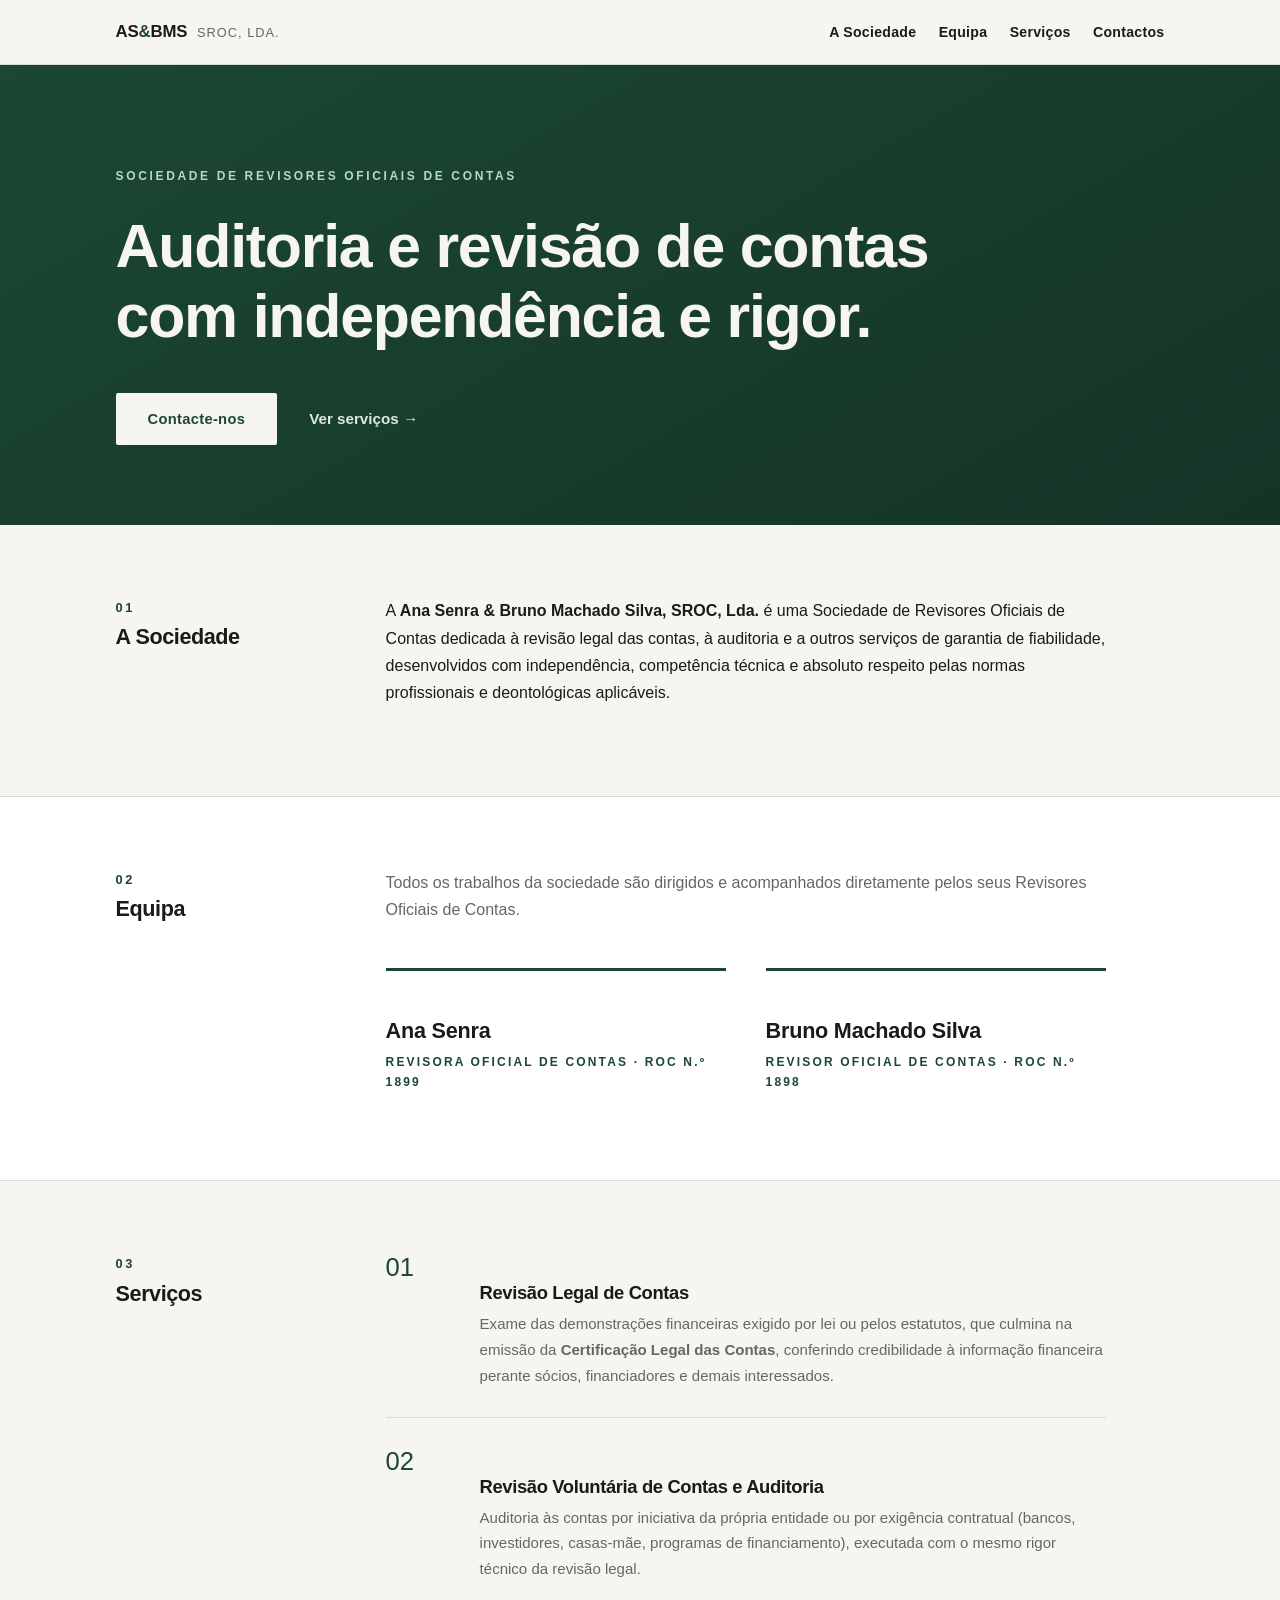
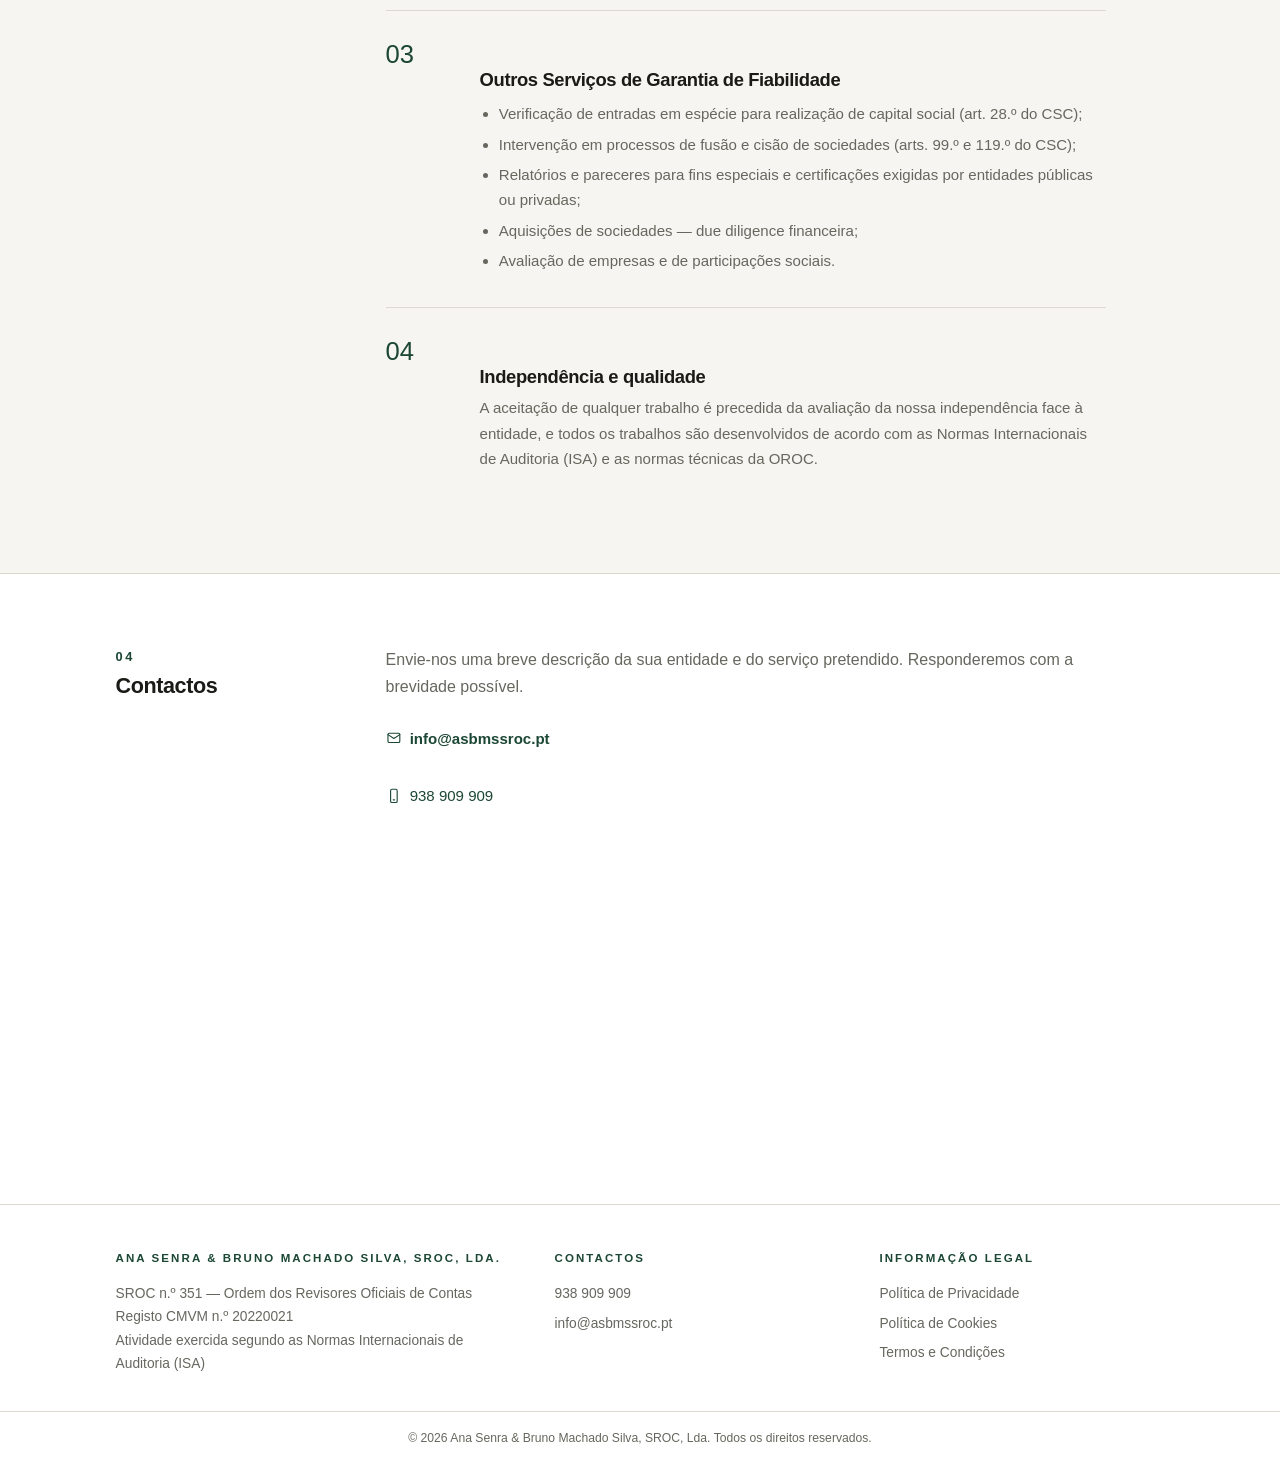
<file: index.html>
<!DOCTYPE html>
<html lang="pt-PT">
<head>
<meta charset="UTF-8">
<meta name="viewport" content="width=device-width, initial-scale=1.0">
<title>Ana Senra &amp; Bruno Machado Silva, SROC, Lda. — Revisores Oficiais de Contas</title>
<meta name="description" content="Sociedade de Revisores Oficiais de Contas. Revisão Legal de Contas, auditoria e outros serviços de garantia de fiabilidade. SROC n.º 351 · Registo CMVM n.º 20220021.">
<link rel="canonical" href="https://asbmssroc.pt/">
<link rel="icon" type="image/svg+xml" href="favicon.svg">

<!-- Open Graph / partilha em redes sociais -->
<meta property="og:type" content="website">
<meta property="og:locale" content="pt_PT">
<meta property="og:site_name" content="Ana Senra & Bruno Machado Silva, SROC, Lda.">
<meta property="og:title" content="Ana Senra & Bruno Machado Silva, SROC, Lda. — Revisores Oficiais de Contas">
<meta property="og:description" content="Revisão Legal de Contas, auditoria e outros serviços de garantia de fiabilidade. SROC n.º 351 · Registo CMVM n.º 20220021.">
<meta property="og:url" content="https://asbmssroc.pt/">
<meta property="og:image" content="https://asbmssroc.pt/og-image.png">
<meta name="twitter:card" content="summary_large_image">
<meta name="twitter:title" content="Ana Senra & Bruno Machado Silva, SROC, Lda.">
<meta name="twitter:description" content="Revisão Legal de Contas, auditoria e outros serviços de garantia de fiabilidade.">
<meta name="twitter:image" content="https://asbmssroc.pt/og-image.png">

<!-- Dados estruturados (Schema.org) -->
<script type="application/ld+json">
{
  "@context": "https://schema.org",
  "@type": "AccountingService",
  "name": "Ana Senra & Bruno Machado Silva, SROC, Lda.",
  "description": "Sociedade de Revisores Oficiais de Contas. Revisão Legal de Contas, auditoria e outros serviços de garantia de fiabilidade.",
  "url": "https://asbmssroc.pt/",
  "email": "info@asbmssroc.pt",
  "telephone": "+351938909909",
  "image": "https://asbmssroc.pt/og-image.png",
  "address": {
    "@type": "PostalAddress",
    "streetAddress": "Rua Helena Vieira da Silva, n.º 374, Entrada 8, 3.º Dt.º",
    "postalCode": "4450-590",
    "addressLocality": "Leça da Palmeira",
    "addressRegion": "Matosinhos",
    "addressCountry": "PT"
  },
  "areaServed": "PT",
  "knowsLanguage": "pt-PT"
}
</script>

<link rel="stylesheet" href="css/style.css">
</head>
<body>

<header class="site-header">
  <div class="container header-inner">
    <a class="brand" href="index.html">AS<span class="amp">&amp;</span>BMS<span class="tag">SROC, LDA.</span></a>
    <nav class="site-nav">
      <a href="#sociedade">A Sociedade</a>
      <a href="#equipa">Equipa</a>
      <a href="#servicos">Serviços</a>
      <a href="#contactos">Contactos</a>
    </nav>
  </div>
</header>

<section class="hero">
  <div class="container">
    <span class="eyebrow">Sociedade de Revisores Oficiais de Contas</span>
    <h1>Auditoria e revisão de contas com independência e rigor.</h1>
    <div class="actions">
      <a class="btn" href="#contactos">Contacte-nos</a>
      <a class="link-arrow" href="#servicos">Ver serviços</a>
    </div>
  </div>
</section>

<section class="sec" id="sociedade">
  <div class="container sec-grid">
    <div class="sec-label">
      <span class="num">01</span>
      <h2>A Sociedade</h2>
    </div>
    <div class="sec-body">
      <p>A <strong>Ana Senra &amp; Bruno Machado Silva, SROC, Lda.</strong> é uma Sociedade de Revisores Oficiais de Contas dedicada à revisão legal das contas, à auditoria e a outros serviços de garantia de fiabilidade, desenvolvidos com independência, competência técnica e absoluto respeito pelas normas profissionais e deontológicas aplicáveis.</p>    </div>
  </div>
</section>

<section class="sec tint" id="equipa">
  <div class="container sec-grid">
    <div class="sec-label">
      <span class="num">02</span>
      <h2>Equipa</h2>
    </div>
    <div class="sec-body">
      <p class="soft">Todos os trabalhos da sociedade são dirigidos e acompanhados diretamente pelos seus Revisores Oficiais de Contas.</p>
      <br>
      <div class="people">
        <div class="person">
          <h3>Ana Senra</h3>
          <div class="role">Revisora Oficial de Contas · ROC n.º 1899</div>        </div>
        <div class="person">
          <h3>Bruno Machado Silva</h3>
          <div class="role">Revisor Oficial de Contas · ROC n.º 1898</div>        </div>
      </div>
    </div>
  </div>
</section>

<section class="sec" id="servicos">
  <div class="container sec-grid">
    <div class="sec-label">
      <span class="num">03</span>
      <h2>Serviços</h2>
    </div>
    <div class="sec-body">
      <div class="service">
        <div class="s-num">01</div>
        <div>
          <h3>Revisão Legal de Contas</h3>
          <p>Exame das demonstrações financeiras exigido por lei ou pelos estatutos, que culmina na emissão da <strong>Certificação Legal das Contas</strong>, conferindo credibilidade à informação financeira perante sócios, financiadores e demais interessados.</p>
        </div>
      </div>
      <div class="service">
        <div class="s-num">02</div>
        <div>
          <h3>Revisão Voluntária de Contas e Auditoria</h3>
          <p>Auditoria às contas por iniciativa da própria entidade ou por exigência contratual (bancos, investidores, casas-mãe, programas de financiamento), executada com o mesmo rigor técnico da revisão legal.</p>
        </div>
      </div>
      <div class="service">
        <div class="s-num">03</div>
        <div>
          <h3>Outros Serviços de Garantia de Fiabilidade</h3>
          <ul>
            <li>Verificação de entradas em espécie para realização de capital social (art. 28.º do CSC);</li>
            <li>Intervenção em processos de fusão e cisão de sociedades (arts. 99.º e 119.º do CSC);</li>
            <li>Relatórios e pareceres para fins especiais e certificações exigidas por entidades públicas ou privadas;</li>
            <li>Aquisições de sociedades — due diligence financeira;</li>
            <li>Avaliação de empresas e de participações sociais.</li>
          </ul>
        </div>
      </div>
      <div class="service">
        <div class="s-num">04</div>
        <div>
          <h3>Independência e qualidade</h3>
          <p>A aceitação de qualquer trabalho é precedida da avaliação da nossa independência face à entidade, e todos os trabalhos são desenvolvidos de acordo com as Normas Internacionais de Auditoria (ISA) e as normas técnicas da OROC.</p>
        </div>
      </div>
    </div>
  </div>
</section>

<section class="sec tint" id="contactos">
  <div class="container sec-grid">
    <div class="sec-label">
      <span class="num">04</span>
      <h2>Contactos</h2>
    </div>
    <div class="sec-body">
      <p class="soft">Envie-nos uma breve descrição da sua entidade e do serviço pretendido. Responderemos com a brevidade possível.</p>
      <a class="contact-email" href="mailto:info@asbmssroc.pt">
        <svg class="ico" viewBox="0 0 24 24" aria-hidden="true"><rect x="3" y="5" width="18" height="14" rx="2"/><path d="m3 7 9 6 9-6"/></svg>info@asbmssroc.pt</a>
      <div class="contact-details">
        <div class="item">
          <a href="tel:+351938909909">
            <svg class="ico" viewBox="0 0 24 24" aria-hidden="true"><rect x="7" y="2" width="10" height="20" rx="2"/><line x1="11" y1="18" x2="13" y2="18"/></svg>938 909 909</a>
        </div>
      </div>
    </div>
  </div>
</section>

<footer class="site-footer">
  <div class="footer-grid">
    <div>
      <h4>Ana Senra &amp; Bruno Machado Silva, SROC, Lda.</h4>
      <p>SROC n.º 351 — Ordem dos Revisores Oficiais de Contas<br>
      Registo CMVM n.º 20220021<br>
      Atividade exercida segundo as Normas Internacionais de Auditoria (ISA)</p>
    </div>
    <div>
      <h4>Contactos</h4>
      <ul>
        <li><a href="tel:+351938909909">938 909 909</a></li>
        <li><a href="mailto:info@asbmssroc.pt">info@asbmssroc.pt</a></li>
      </ul>
    </div>
    <div>
      <h4>Informação legal</h4>
      <ul>
        <li><a href="privacidade.html">Política de Privacidade</a></li>
        <li><a href="cookies.html">Política de Cookies</a></li>
        <li><a href="termos.html">Termos e Condições</a></li>      </ul>
    </div>
  </div>
  <div class="footer-bottom">© <span id="year"></span> Ana Senra &amp; Bruno Machado Silva, SROC, Lda. Todos os direitos reservados.</div>
</footer>

<script src="js/main.js"></script>
</body>
</html>
</file>
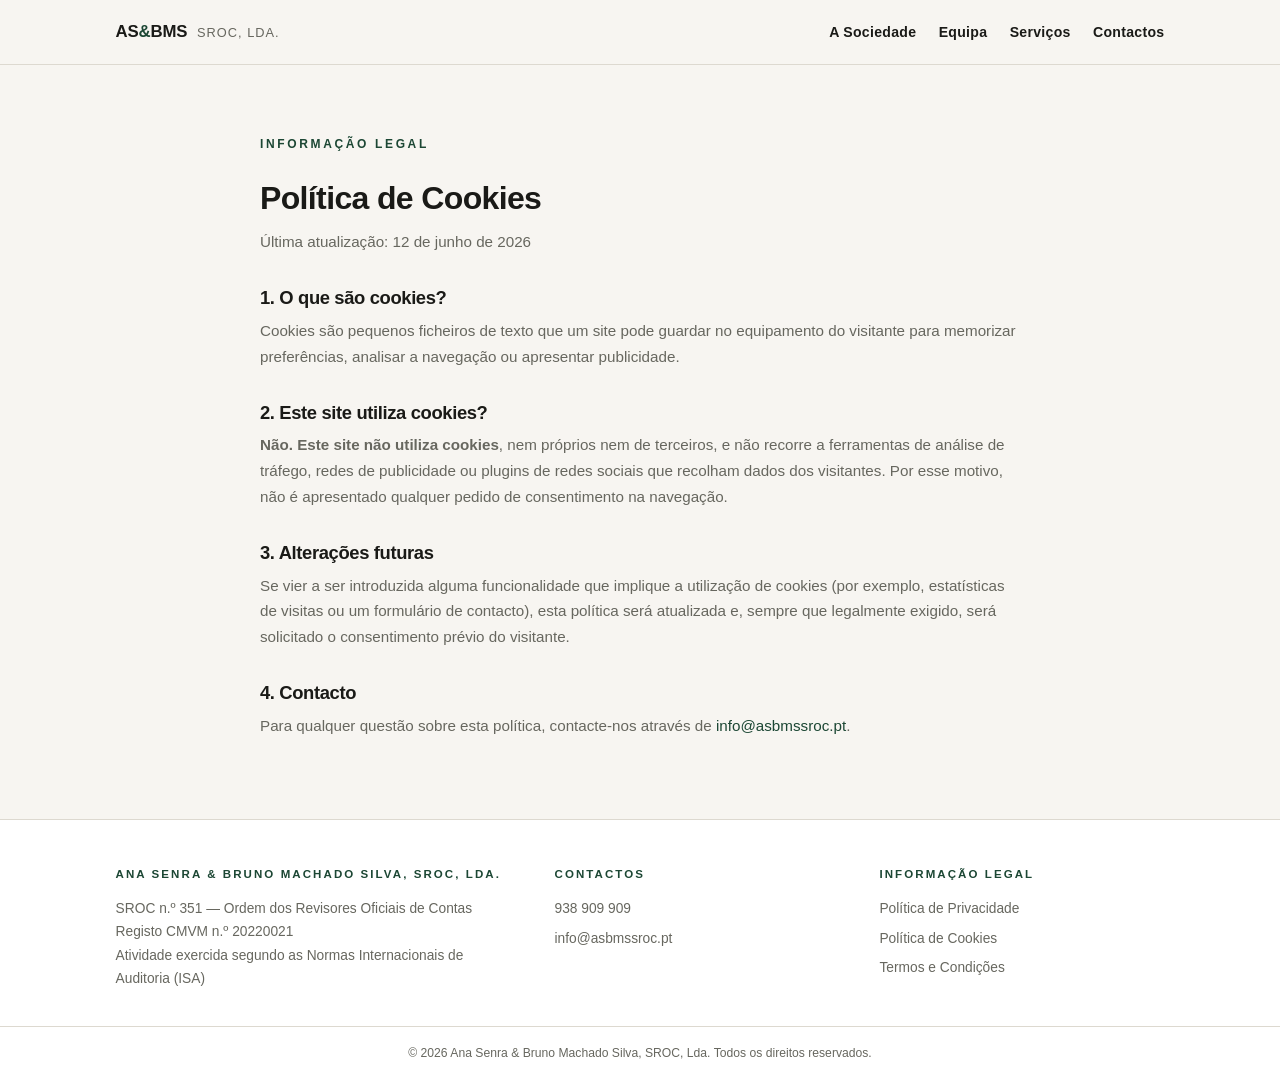
<file: cookies.html>
<!DOCTYPE html>
<html lang="pt-PT">
<head>
<meta charset="UTF-8">
<meta name="viewport" content="width=device-width, initial-scale=1.0">
<title>Política de Cookies — Ana Senra &amp; Bruno Machado Silva, SROC, Lda.</title>
<meta name="description" content="Política de Cookies do site asbmssroc.pt.">
<meta name="robots" content="noindex">
<link rel="icon" type="image/svg+xml" href="favicon.svg">
<link rel="stylesheet" href="css/style.css">
</head>
<body>

<header class="site-header">
  <div class="container header-inner">
    <a class="brand" href="index.html">AS<span class="amp">&amp;</span>BMS<span class="tag">SROC, LDA.</span></a>
    <nav class="site-nav">
      <a href="index.html#sociedade">A Sociedade</a>
      <a href="index.html#equipa">Equipa</a>
      <a href="index.html#servicos">Serviços</a>
      <a href="index.html#contactos">Contactos</a>
    </nav>
  </div>
</header>

<section class="container prose">
  <span class="eyebrow">Informação legal</span>
  <h1>Política de Cookies</h1>
  <p>Última atualização: 12 de junho de 2026</p>

  <h2>1. O que são cookies?</h2>
  <p>Cookies são pequenos ficheiros de texto que um site pode guardar no equipamento do visitante para memorizar preferências, analisar a navegação ou apresentar publicidade.</p>

  <h2>2. Este site utiliza cookies?</h2>
  <p><strong>Não. Este site não utiliza cookies</strong>, nem próprios nem de terceiros, e não recorre a ferramentas de análise de tráfego, redes de publicidade ou plugins de redes sociais que recolham dados dos visitantes. Por esse motivo, não é apresentado qualquer pedido de consentimento na navegação.</p>

  <h2>3. Alterações futuras</h2>
  <p>Se vier a ser introduzida alguma funcionalidade que implique a utilização de cookies (por exemplo, estatísticas de visitas ou um formulário de contacto), esta política será atualizada e, sempre que legalmente exigido, será solicitado o consentimento prévio do visitante.</p>

  <h2>4. Contacto</h2>
  <p>Para qualquer questão sobre esta política, contacte-nos através de <a href="mailto:info@asbmssroc.pt">info@asbmssroc.pt</a>.</p>
</section>

<footer class="site-footer">
  <div class="footer-grid">
    <div>
      <h4>Ana Senra &amp; Bruno Machado Silva, SROC, Lda.</h4>
      <p>SROC n.º 351 — Ordem dos Revisores Oficiais de Contas<br>
      Registo CMVM n.º 20220021<br>
      Atividade exercida segundo as Normas Internacionais de Auditoria (ISA)</p>
    </div>
    <div>
      <h4>Contactos</h4>
      <ul>
        <li><a href="tel:+351938909909">938 909 909</a></li>
        <li><a href="mailto:info@asbmssroc.pt">info@asbmssroc.pt</a></li>
      </ul>
    </div>
    <div>
      <h4>Informação legal</h4>
      <ul>
        <li><a href="privacidade.html">Política de Privacidade</a></li>
        <li><a href="cookies.html">Política de Cookies</a></li>
        <li><a href="termos.html">Termos e Condições</a></li>      </ul>
    </div>
  </div>
  <div class="footer-bottom">© <span id="year"></span> Ana Senra &amp; Bruno Machado Silva, SROC, Lda. Todos os direitos reservados.</div>
</footer>

<script src="js/main.js"></script>
</body>
</html>
</file>
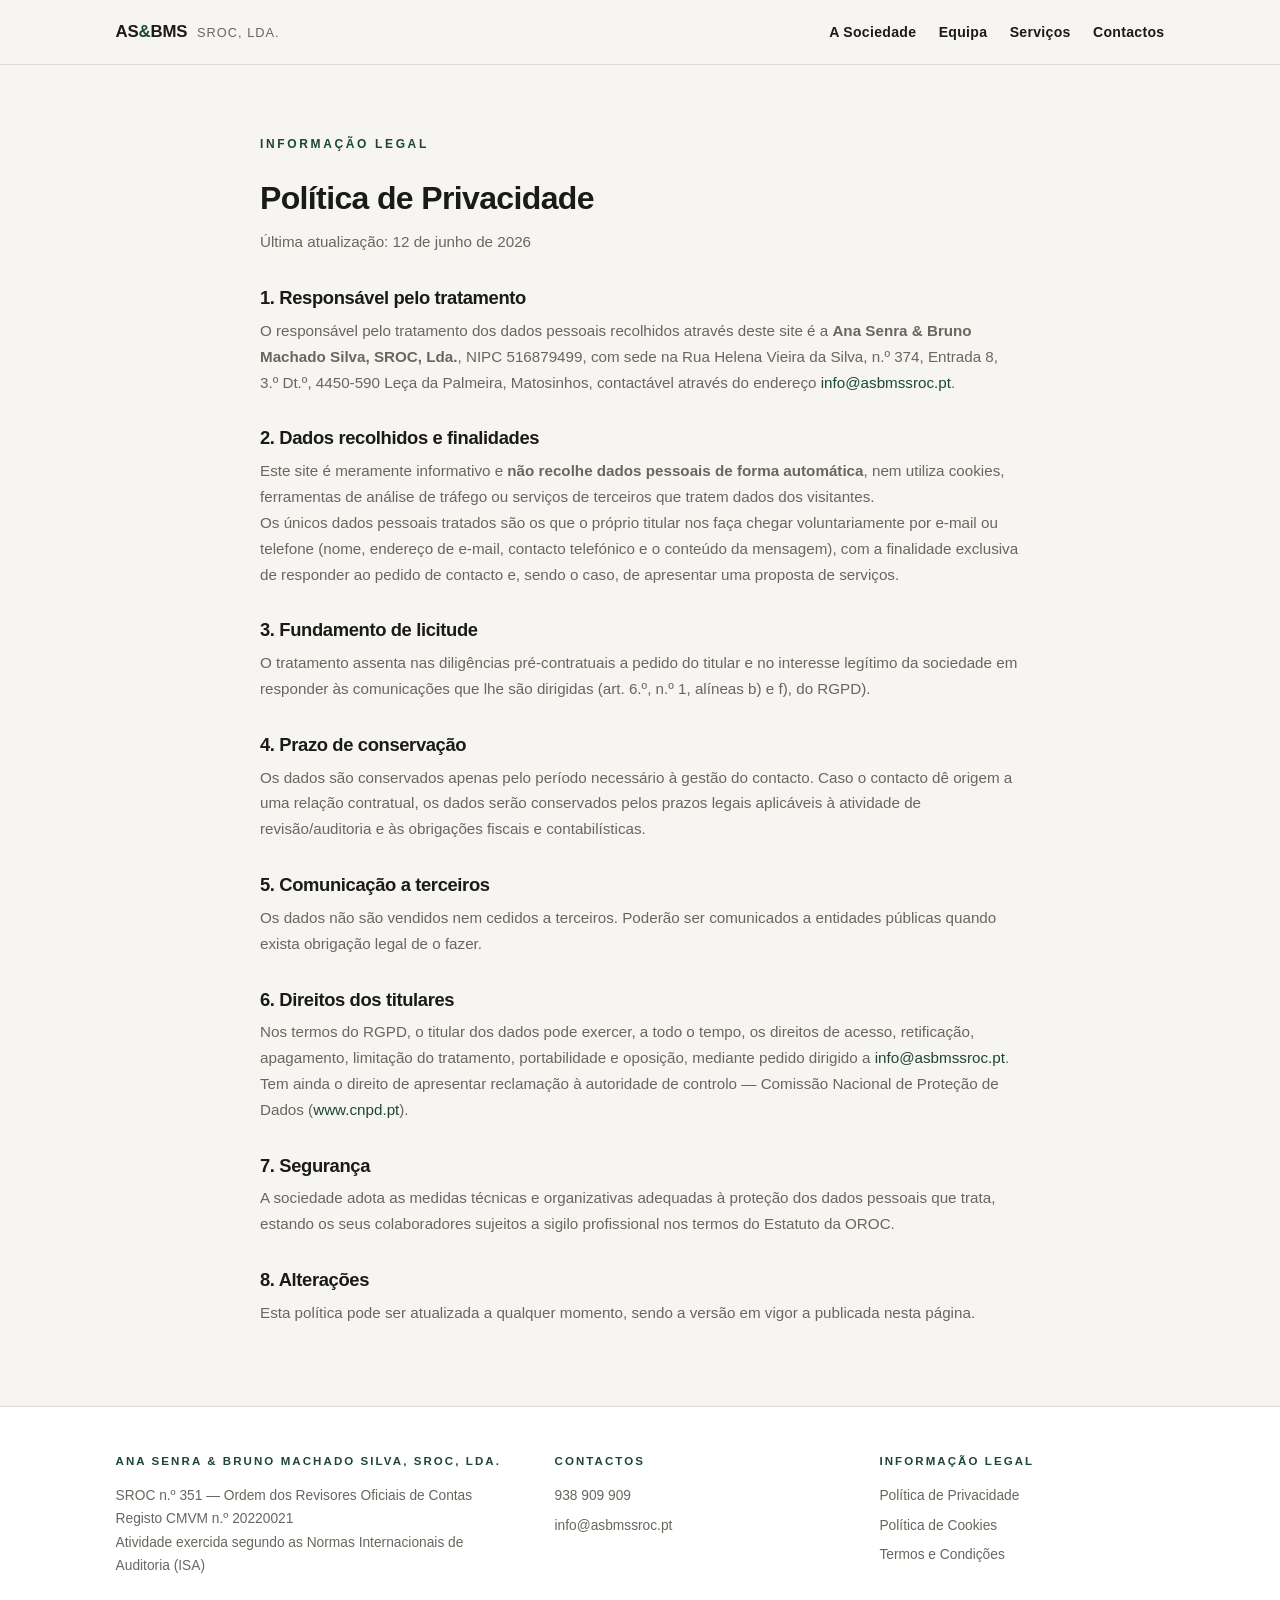
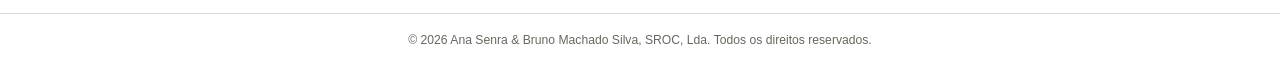
<file: privacidade.html>
<!DOCTYPE html>
<html lang="pt-PT">
<head>
<meta charset="UTF-8">
<meta name="viewport" content="width=device-width, initial-scale=1.0">
<title>Política de Privacidade — Ana Senra &amp; Bruno Machado Silva, SROC, Lda.</title>
<meta name="description" content="Política de Privacidade do site asbmssroc.pt.">
<meta name="robots" content="noindex">
<link rel="icon" type="image/svg+xml" href="favicon.svg">
<link rel="stylesheet" href="css/style.css">
</head>
<body>

<header class="site-header">
  <div class="container header-inner">
    <a class="brand" href="index.html">AS<span class="amp">&amp;</span>BMS<span class="tag">SROC, LDA.</span></a>
    <nav class="site-nav">
      <a href="index.html#sociedade">A Sociedade</a>
      <a href="index.html#equipa">Equipa</a>
      <a href="index.html#servicos">Serviços</a>
      <a href="index.html#contactos">Contactos</a>
    </nav>
  </div>
</header>

<section class="container prose">
  <span class="eyebrow">Informação legal</span>
  <h1>Política de Privacidade</h1>
  <p>Última atualização: 12 de junho de 2026</p>

  <h2>1. Responsável pelo tratamento</h2>
  <p>O responsável pelo tratamento dos dados pessoais recolhidos através deste site é a <strong>Ana Senra &amp; Bruno Machado Silva, SROC, Lda.</strong>, NIPC 516879499, com sede na Rua Helena Vieira da Silva, n.º 374, Entrada 8, 3.º Dt.º, 4450-590 Leça da Palmeira, Matosinhos, contactável através do endereço <a href="mailto:info@asbmssroc.pt">info@asbmssroc.pt</a>.</p>

  <h2>2. Dados recolhidos e finalidades</h2>
  <p>Este site é meramente informativo e <strong>não recolhe dados pessoais de forma automática</strong>, nem utiliza cookies, ferramentas de análise de tráfego ou serviços de terceiros que tratem dados dos visitantes.</p>
  <p>Os únicos dados pessoais tratados são os que o próprio titular nos faça chegar voluntariamente por e-mail ou telefone (nome, endereço de e-mail, contacto telefónico e o conteúdo da mensagem), com a finalidade exclusiva de responder ao pedido de contacto e, sendo o caso, de apresentar uma proposta de serviços.</p>

  <h2>3. Fundamento de licitude</h2>
  <p>O tratamento assenta nas diligências pré-contratuais a pedido do titular e no interesse legítimo da sociedade em responder às comunicações que lhe são dirigidas (art. 6.º, n.º 1, alíneas b) e f), do RGPD).</p>

  <h2>4. Prazo de conservação</h2>
  <p>Os dados são conservados apenas pelo período necessário à gestão do contacto. Caso o contacto dê origem a uma relação contratual, os dados serão conservados pelos prazos legais aplicáveis à atividade de revisão/auditoria e às obrigações fiscais e contabilísticas.</p>

  <h2>5. Comunicação a terceiros</h2>
  <p>Os dados não são vendidos nem cedidos a terceiros. Poderão ser comunicados a entidades públicas quando exista obrigação legal de o fazer.</p>

  <h2>6. Direitos dos titulares</h2>
  <p>Nos termos do RGPD, o titular dos dados pode exercer, a todo o tempo, os direitos de acesso, retificação, apagamento, limitação do tratamento, portabilidade e oposição, mediante pedido dirigido a <a href="mailto:info@asbmssroc.pt">info@asbmssroc.pt</a>.</p>
  <p>Tem ainda o direito de apresentar reclamação à autoridade de controlo — Comissão Nacional de Proteção de Dados (<a href="https://www.cnpd.pt" target="_blank" rel="noopener">www.cnpd.pt</a>).</p>

  <h2>7. Segurança</h2>
  <p>A sociedade adota as medidas técnicas e organizativas adequadas à proteção dos dados pessoais que trata, estando os seus colaboradores sujeitos a sigilo profissional nos termos do Estatuto da OROC.</p>

  <h2>8. Alterações</h2>
  <p>Esta política pode ser atualizada a qualquer momento, sendo a versão em vigor a publicada nesta página.</p>
</section>

<footer class="site-footer">
  <div class="footer-grid">
    <div>
      <h4>Ana Senra &amp; Bruno Machado Silva, SROC, Lda.</h4>
      <p>SROC n.º 351 — Ordem dos Revisores Oficiais de Contas<br>
      Registo CMVM n.º 20220021<br>
      Atividade exercida segundo as Normas Internacionais de Auditoria (ISA)</p>
    </div>
    <div>
      <h4>Contactos</h4>
      <ul>
        <li><a href="tel:+351938909909">938 909 909</a></li>
        <li><a href="mailto:info@asbmssroc.pt">info@asbmssroc.pt</a></li>
      </ul>
    </div>
    <div>
      <h4>Informação legal</h4>
      <ul>
        <li><a href="privacidade.html">Política de Privacidade</a></li>
        <li><a href="cookies.html">Política de Cookies</a></li>
        <li><a href="termos.html">Termos e Condições</a></li>      </ul>
    </div>
  </div>
  <div class="footer-bottom">© <span id="year"></span> Ana Senra &amp; Bruno Machado Silva, SROC, Lda. Todos os direitos reservados.</div>
</footer>

<script src="js/main.js"></script>
</body>
</html>
</file>
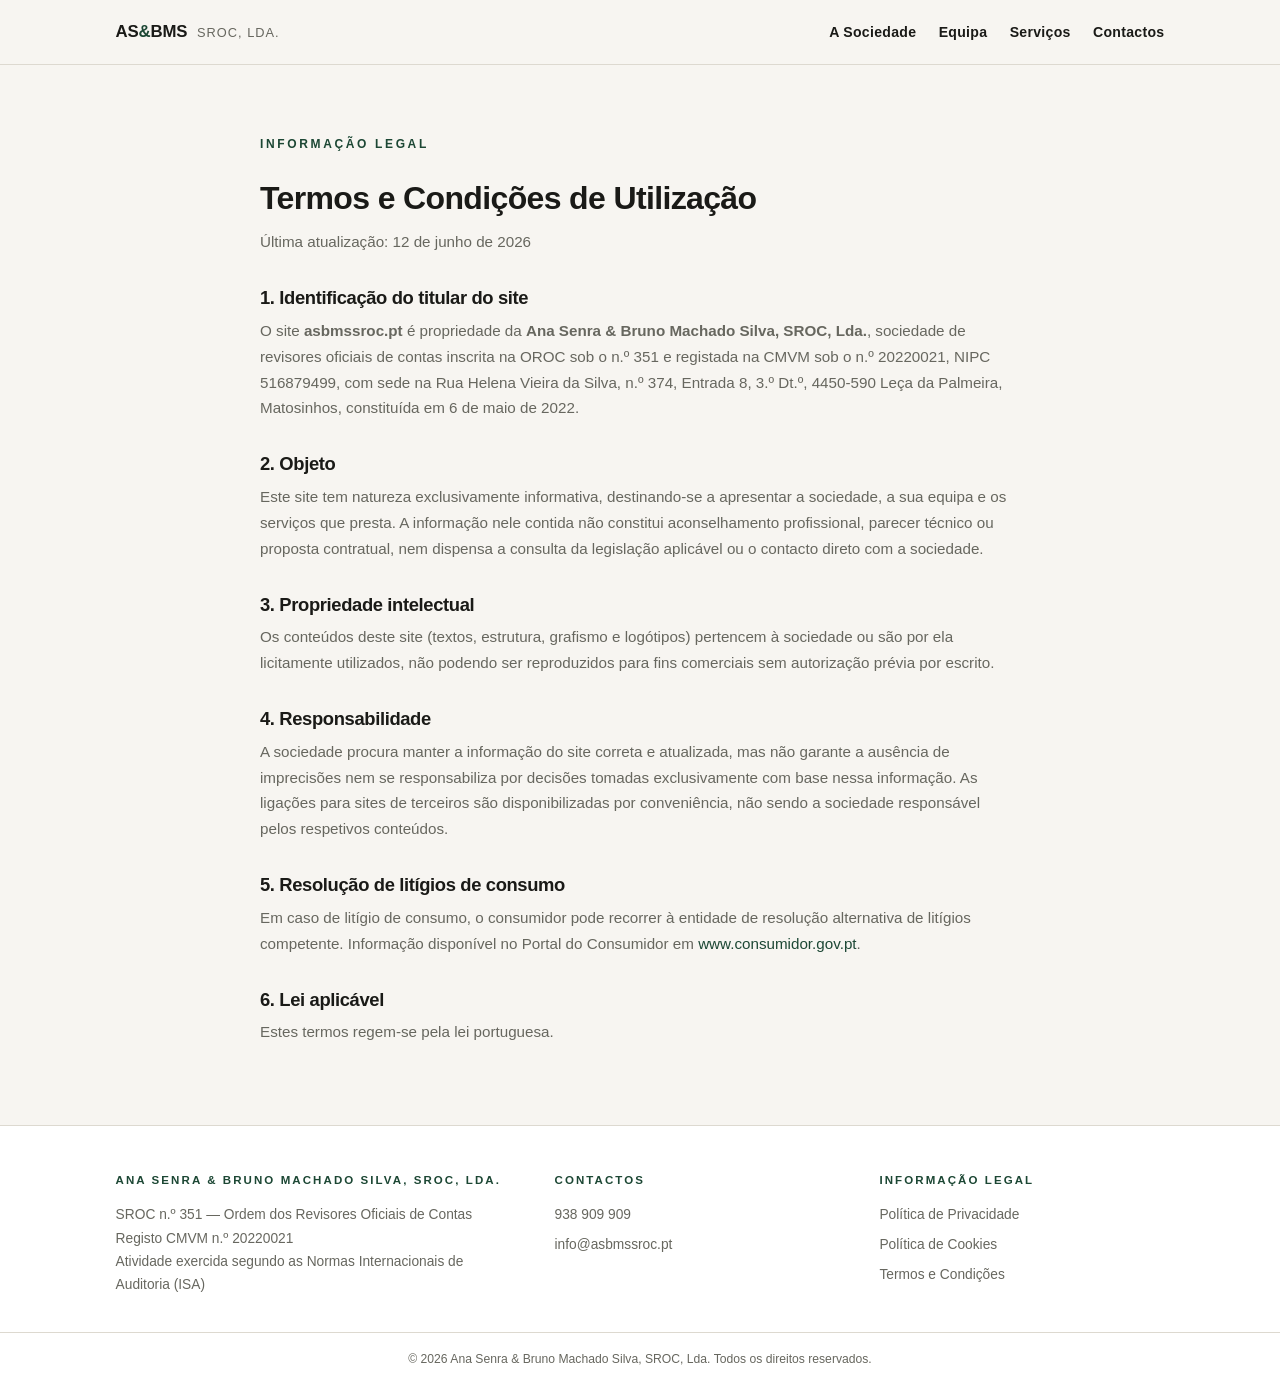
<file: termos.html>
<!DOCTYPE html>
<html lang="pt-PT">
<head>
<meta charset="UTF-8">
<meta name="viewport" content="width=device-width, initial-scale=1.0">
<title>Termos e Condições — Ana Senra &amp; Bruno Machado Silva, SROC, Lda.</title>
<meta name="description" content="Termos e Condições de utilização do site asbmssroc.pt.">
<meta name="robots" content="noindex">
<link rel="icon" type="image/svg+xml" href="favicon.svg">
<link rel="stylesheet" href="css/style.css">
</head>
<body>

<header class="site-header">
  <div class="container header-inner">
    <a class="brand" href="index.html">AS<span class="amp">&amp;</span>BMS<span class="tag">SROC, LDA.</span></a>
    <nav class="site-nav">
      <a href="index.html#sociedade">A Sociedade</a>
      <a href="index.html#equipa">Equipa</a>
      <a href="index.html#servicos">Serviços</a>
      <a href="index.html#contactos">Contactos</a>
    </nav>
  </div>
</header>

<section class="container prose">
  <span class="eyebrow">Informação legal</span>
  <h1>Termos e Condições de Utilização</h1>
  <p>Última atualização: 12 de junho de 2026</p>

  <h2>1. Identificação do titular do site</h2>
  <p>O site <strong>asbmssroc.pt</strong> é propriedade da <strong>Ana Senra &amp; Bruno Machado Silva, SROC, Lda.</strong>, sociedade de revisores oficiais de contas inscrita na OROC sob o n.º 351 e registada na CMVM sob o n.º 20220021, NIPC 516879499, com sede na Rua Helena Vieira da Silva, n.º 374, Entrada 8, 3.º Dt.º, 4450-590 Leça da Palmeira, Matosinhos, constituída em 6 de maio de 2022.</p>

  <h2>2. Objeto</h2>
  <p>Este site tem natureza exclusivamente informativa, destinando-se a apresentar a sociedade, a sua equipa e os serviços que presta. A informação nele contida não constitui aconselhamento profissional, parecer técnico ou proposta contratual, nem dispensa a consulta da legislação aplicável ou o contacto direto com a sociedade.</p>

  <h2>3. Propriedade intelectual</h2>
  <p>Os conteúdos deste site (textos, estrutura, grafismo e logótipos) pertencem à sociedade ou são por ela licitamente utilizados, não podendo ser reproduzidos para fins comerciais sem autorização prévia por escrito.</p>

  <h2>4. Responsabilidade</h2>
  <p>A sociedade procura manter a informação do site correta e atualizada, mas não garante a ausência de imprecisões nem se responsabiliza por decisões tomadas exclusivamente com base nessa informação. As ligações para sites de terceiros são disponibilizadas por conveniência, não sendo a sociedade responsável pelos respetivos conteúdos.</p>

  <h2>5. Resolução de litígios de consumo</h2>
  <p>Em caso de litígio de consumo, o consumidor pode recorrer à entidade de resolução alternativa de litígios competente. Informação disponível no Portal do Consumidor em <a href="https://www.consumidor.gov.pt" target="_blank" rel="noopener">www.consumidor.gov.pt</a>.</p>

  <h2>6. Lei aplicável</h2>
  <p>Estes termos regem-se pela lei portuguesa.</p>
</section>

<footer class="site-footer">
  <div class="footer-grid">
    <div>
      <h4>Ana Senra &amp; Bruno Machado Silva, SROC, Lda.</h4>
      <p>SROC n.º 351 — Ordem dos Revisores Oficiais de Contas<br>
      Registo CMVM n.º 20220021<br>
      Atividade exercida segundo as Normas Internacionais de Auditoria (ISA)</p>
    </div>
    <div>
      <h4>Contactos</h4>
      <ul>
        <li><a href="tel:+351938909909">938 909 909</a></li>
        <li><a href="mailto:info@asbmssroc.pt">info@asbmssroc.pt</a></li>
      </ul>
    </div>
    <div>
      <h4>Informação legal</h4>
      <ul>
        <li><a href="privacidade.html">Política de Privacidade</a></li>
        <li><a href="cookies.html">Política de Cookies</a></li>
        <li><a href="termos.html">Termos e Condições</a></li>      </ul>
    </div>
  </div>
  <div class="footer-bottom">© <span id="year"></span> Ana Senra &amp; Bruno Machado Silva, SROC, Lda. Todos os direitos reservados.</div>
</footer>

<script src="js/main.js"></script>
</body>
</html>
</file>
<file: css/style.css>
/* ============================================================
   Ana Senra & Bruno Machado Silva, SROC, Lda. — asbmssroc.pt
   Conceito: editorial minimalista — papel, tinta, verde-floresta
   ============================================================ */

:root {
  --paper: #f7f5f1;
  --white: #ffffff;
  --ink: #1a1a17;
  --muted: #67675f;
  --green: #1c4734;
  --green-dark: #143426;
  --green-soft: #e9efe9;
  --rule: #ddd9d0;
  --max: 1100px;
}

* { margin: 0; padding: 0; box-sizing: border-box; }

html { scroll-behavior: smooth; }

body {
  font-family: "Segoe UI", -apple-system, BlinkMacSystemFont, "Helvetica Neue", Arial, sans-serif;
  background: var(--paper);
  color: var(--ink);
  line-height: 1.7;
  -webkit-font-smoothing: antialiased;
}

h1, h2, h3 { font-weight: 700; letter-spacing: -0.02em; line-height: 1.15; color: var(--ink); }

a { color: var(--green); text-decoration: none; }
a:hover { text-decoration: underline; text-underline-offset: 3px; }

.container { max-width: var(--max); margin: 0 auto; padding: 0 1.6rem; }

/* ---- Placeholders provisórios ---- */
.todo {
  background: #fdf3c8;
  border-bottom: 2px dotted #c9a227;
  padding: 0 .2em;
  font-style: normal;
}

/* ============ Header ============ */
.site-header {
  background: var(--paper);
  border-bottom: 1px solid var(--rule);
  position: sticky;
  top: 0;
  z-index: 50;
}

.header-inner {
  display: flex;
  align-items: baseline;
  justify-content: space-between;
  flex-wrap: wrap;
  gap: .4rem 1.5rem;
  padding-top: 1.1rem;
  padding-bottom: 1.1rem;
}

.brand { color: var(--ink); font-weight: 700; font-size: 1.05rem; letter-spacing: -0.01em; }
.brand:hover { text-decoration: none; }
.brand .amp { color: var(--green); }
.brand .tag {
  font-weight: 400;
  color: var(--muted);
  font-size: .8rem;
  margin-left: .6rem;
  letter-spacing: .08em;
}

.site-nav { display: flex; flex-wrap: wrap; gap: .2rem 1.4rem; }
.site-nav a {
  color: var(--ink);
  font-size: .88rem;
  font-weight: 700;
  letter-spacing: .02em;
}
.site-nav a:hover { color: var(--green); text-decoration: none; }

/* ============ Hero ============ */
.hero {
  background: linear-gradient(150deg, var(--green) 0%, var(--green-dark) 100%);
  padding: 6rem 0 5rem;
}
.hero .eyebrow { color: #b9d8c4; }
.hero h1 { color: var(--paper); }
.hero .btn { background: var(--paper); color: var(--green); }
.hero .btn:hover { background: #ffffff; }
.hero .link-arrow { color: #dfe9e0; }

.eyebrow {
  display: inline-block;
  font-size: .75rem;
  font-weight: 700;
  text-transform: uppercase;
  letter-spacing: .22em;
  color: var(--green);
  margin-bottom: 1.6rem;
}

.hero h1 {
  font-size: clamp(2.2rem, 5.5vw, 3.8rem);
  max-width: 850px;
}

.hero .lead {
  margin-top: 1.8rem;
  font-size: 1.12rem;
  color: var(--muted);
  max-width: 620px;
}

.hero .actions { margin-top: 2.6rem; display: flex; align-items: center; gap: 2rem; flex-wrap: wrap; }

.btn {
  display: inline-block;
  background: var(--green);
  color: #fff;
  padding: .85rem 2rem;
  font-size: .92rem;
  font-weight: 600;
  letter-spacing: .02em;
  border-radius: 2px;
}
.btn:hover { background: var(--green-dark); text-decoration: none; }

.link-arrow { font-weight: 600; font-size: .95rem; }
.link-arrow::after { content: " \2192"; }

/* ============ Secções numeradas ============ */
.sec { padding: 4.5rem 0; border-bottom: 1px solid var(--rule); }
.sec:last-of-type { border-bottom: none; min-height: 70vh; }
.sec.tint { background: var(--white); }

.sec-grid {
  display: grid;
  grid-template-columns: 230px 1fr;
  gap: 2.5rem;
  align-items: start;
}

.sec-label { position: sticky; top: 5.5rem; }
.sec-label .num {
  display: block;
  font-size: .8rem;
  font-weight: 700;
  color: var(--green);
  letter-spacing: .2em;
  margin-bottom: .4rem;
}
.sec-label h2 { font-size: 1.35rem; }

.sec-body { max-width: 720px; }
.sec-body > p { margin-bottom: 1.1rem; color: var(--ink); }
.sec-body p.soft { color: var(--muted); }
.sec-body h3 { font-size: 1.05rem; margin: 1.8rem 0 .5rem; }

/* ---- Equipa ---- */
.people { display: grid; grid-template-columns: 1fr 1fr; gap: 2.5rem; }
.person { border-top: 3px solid var(--green); padding-top: 1.2rem; }
.person h3 { font-size: 1.35rem; letter-spacing: -0.01em; }
.person .role {
  font-size: .75rem;
  font-weight: 700;
  text-transform: uppercase;
  letter-spacing: .18em;
  color: var(--green);
  margin: .4rem 0 1rem;
}
.person p { font-size: .94rem; color: var(--muted); }

/* ---- Serviços ---- */
.service { display: grid; grid-template-columns: 70px 1fr; gap: 1.5rem; padding: 1.8rem 0; border-top: 1px solid var(--rule); }
.service:first-of-type { border-top: none; padding-top: 0; }
.service .s-num {
  font-size: 1.6rem;
  font-weight: 200;
  color: var(--green);
  line-height: 1.1;
}
.service h3 { font-size: 1.15rem; margin-bottom: .5rem; }
.service p, .service li { font-size: .94rem; color: var(--muted); }
.service ul { margin: .7rem 0 0 1.2rem; }
.service li { margin-bottom: .3rem; }

.note {
  background: var(--green-soft);
  padding: 1rem 1.3rem;
  font-size: .88rem;
  color: var(--ink);
  margin-top: 1rem;
  border-radius: 2px;
}

/* ---- Contactos ---- */
.contact-email {
  display: inline-block;
  font-size: .94rem;
  font-weight: 700;
  color: var(--green);
  margin: .5rem 0 2rem;
}
.contact-email:hover { color: var(--green-dark); }

/* Ícones de contacto */
.ico {
  width: 1.05em;
  height: 1.05em;
  fill: none;
  stroke: currentColor;
  stroke-width: 1.7;
  stroke-linecap: round;
  stroke-linejoin: round;
  vertical-align: -0.16em;
  margin-right: .55em;
}
.contact-details .item a { display: inline-flex; align-items: center; }
.contact-details .item .ico { color: var(--green); }

.contact-details { display: grid; grid-template-columns: 1fr 1fr; gap: 1.5rem 2.5rem; max-width: 640px; }
.contact-details .item { font-size: .94rem; }
.contact-details .label {
  display: block;
  font-size: .72rem;
  font-weight: 700;
  text-transform: uppercase;
  letter-spacing: .18em;
  color: var(--green);
  margin-bottom: .25rem;
}

/* ============ Footer ============ */
.site-footer { border-top: 1px solid var(--rule); background: var(--white); }
.footer-grid {
  display: grid;
  grid-template-columns: 1.4fr 1fr 1fr;
  gap: 2.5rem;
  padding: 2.8rem 1.6rem 2.2rem;
  max-width: var(--max);
  margin: 0 auto;
}
.site-footer h4 {
  font-size: .72rem;
  font-weight: 700;
  text-transform: uppercase;
  letter-spacing: .18em;
  color: var(--green);
  margin-bottom: .8rem;
}
.site-footer p, .site-footer a, .site-footer li { font-size: .86rem; color: var(--muted); }
.site-footer a:hover { color: var(--green); }
.site-footer ul { list-style: none; }
.site-footer li { margin-bottom: .4rem; }
.footer-bottom {
  border-top: 1px solid var(--rule);
  padding: 1rem 1.6rem;
  text-align: center;
  font-size: .76rem;
  color: var(--muted);
}

/* ---- Páginas legais ---- */
.prose { max-width: 760px; padding: 4rem 0 5rem; }
.prose h1 { font-size: 2rem; margin-bottom: .8rem; }
.prose h2 { font-size: 1.15rem; margin: 2rem 0 .6rem; }
.prose p, .prose li { font-size: .95rem; color: var(--muted); }
.prose ul { margin: .6rem 0 .6rem 1.3rem; }

/* ============ Responsivo ============ */
@media (max-width: 800px) {
  .hero { padding: 3.5rem 0 3rem; }
  .sec { padding: 3rem 0; }
  .sec-grid { grid-template-columns: 1fr; gap: 1.4rem; }
  .sec-label { position: static; }
  .people { grid-template-columns: 1fr; }
  .service { grid-template-columns: 48px 1fr; gap: 1rem; }
  .contact-details { grid-template-columns: 1fr; }
  .footer-grid { grid-template-columns: 1fr; gap: 1.8rem; }
}
</file>
